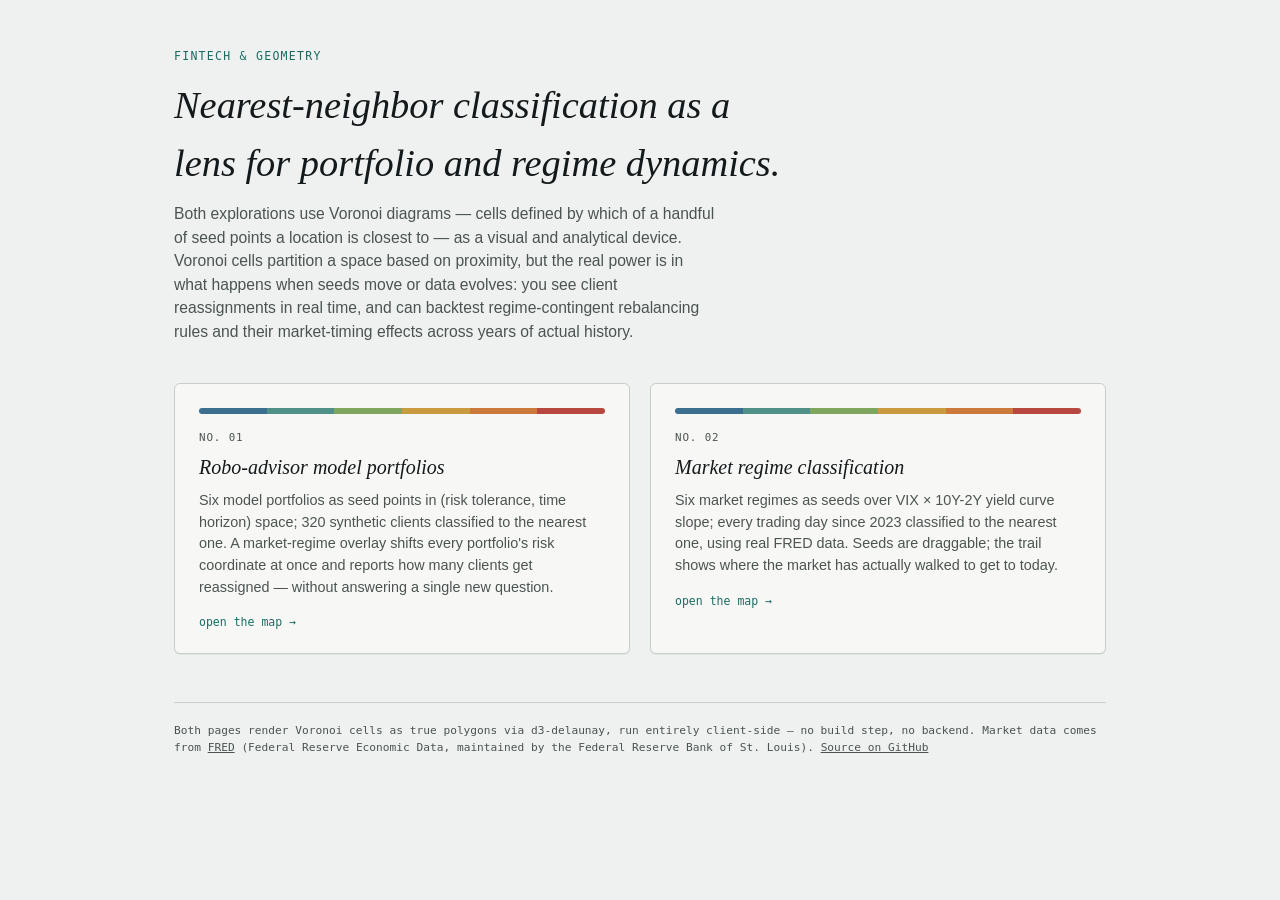
<file: index.html>
<!doctype html>
<html lang="en">
<head>
<meta charset="utf-8">
<meta name="viewport" content="width=device-width, initial-scale=1">
<title>Voronoi Fintech Explorations</title>
<link rel="icon" type="image/x-icon" href="./favicon.ico">
<style>
  :root {
    --paper: #eef1ef;
    --paper-2: #e3e7e4;
    --ink: #14191b;
    --ink-soft: #4b5451;
    --line: #c7cec9;
    --accent: #1b6b63;
    --accent-ink: #eef7f5;
    --card-bg: #f7f8f6;
    --shadow: 0 1px 0 rgba(20,25,27,0.06);

    --c1: #3c6e8f;
    --c2: #4f9188;
    --c3: #7fa65c;
    --c4: #c99a3e;
    --c5: #cc7a3c;
    --c6: #b8483f;

    --font-display: Georgia, "Iowan Old Style", "Palatino Linotype", "URW Palladio L", serif;
    --font-body: -apple-system, "Segoe UI", "Helvetica Neue", Arial, sans-serif;
    --font-mono: ui-monospace, "SF Mono", "Cascadia Mono", "Consolas", monospace;
  }

  @media (prefers-color-scheme: dark) {
    :root {
      --paper: #12161a; --paper-2: #191f24; --ink: #e9edea; --ink-soft: #9aa6a1; --line: #2b3339;
      --accent: #4fb3a4; --accent-ink: #0d1a18; --card-bg: #171d21; --shadow: 0 1px 0 rgba(0,0,0,0.4);
      --c1: #6fa2c4; --c2: #6fbdb0; --c3: #a3c47c; --c4: #e0b95c; --c5: #e0955c; --c6: #d4726a;
    }
  }
  :root[data-theme="dark"] {
    --paper: #12161a; --paper-2: #191f24; --ink: #e9edea; --ink-soft: #9aa6a1; --line: #2b3339;
    --accent: #4fb3a4; --accent-ink: #0d1a18; --card-bg: #171d21; --shadow: 0 1px 0 rgba(0,0,0,0.4);
    --c1: #6fa2c4; --c2: #6fbdb0; --c3: #a3c47c; --c4: #e0b95c; --c5: #e0955c; --c6: #d4726a;
  }
  :root[data-theme="light"] {
    --paper: #eef1ef; --paper-2: #e3e7e4; --ink: #14191b; --ink-soft: #4b5451; --line: #c7cec9;
    --accent: #1b6b63; --accent-ink: #eef7f5; --card-bg: #f7f8f6; --shadow: 0 1px 0 rgba(20,25,27,0.06);
    --c1: #3c6e8f; --c2: #4f9188; --c3: #7fa65c; --c4: #c99a3e; --c5: #cc7a3c; --c6: #b8483f;
  }

  * { box-sizing: border-box; }
  html, body { margin: 0; padding: 0; }
  body {
    background: var(--paper);
    color: var(--ink);
    font-family: var(--font-body);
    font-size: 15px;
    line-height: 1.5;
  }
  .wrap {
    max-width: 980px;
    margin: 0 auto;
    padding: 3rem 1.5rem 4rem;
  }
  .eyebrow {
    font-family: var(--font-mono);
    font-size: 0.72rem;
    letter-spacing: 0.11em;
    text-transform: uppercase;
    color: var(--accent);
    margin-bottom: 0.75rem;
  }
  h1 {
    font-family: var(--font-display);
    font-weight: 400;
    font-style: italic;
    font-size: clamp(1.7rem, 3.4vw, 2.4rem);
    margin: 0 0 0.6rem;
    text-wrap: balance;
  }
  .thesis {
    max-width: 62ch;
    color: var(--ink-soft);
    font-size: 0.98rem;
    margin: 0 0 2.5rem;
  }

  .grid {
    display: grid;
    grid-template-columns: 1fr 1fr;
    gap: 1.25rem;
  }
  @media (max-width: 720px) {
    .grid { grid-template-columns: 1fr; }
  }

  a.card {
    display: block;
    background: var(--card-bg);
    border: 1px solid var(--line);
    border-radius: 6px;
    box-shadow: var(--shadow);
    padding: 1.5rem 1.5rem 1.35rem;
    text-decoration: none;
    color: inherit;
    transition: transform 0.12s ease, box-shadow 0.12s ease;
  }
  a.card:hover { transform: translateY(-2px); box-shadow: 0 4px 14px rgba(20,25,27,0.10); }
  a.card:focus-visible { outline: 2px solid var(--accent); outline-offset: 3px; }

  .swatch-row {
    display: flex;
    height: 6px;
    border-radius: 3px;
    overflow: hidden;
    margin-bottom: 1rem;
  }
  .swatch-row span { flex: 1; }

  .card-no {
    font-family: var(--font-mono);
    font-size: 0.68rem;
    letter-spacing: 0.08em;
    text-transform: uppercase;
    color: var(--ink-soft);
    margin-bottom: 0.35rem;
  }
  .card h2 {
    font-family: var(--font-display);
    font-style: italic;
    font-weight: 400;
    font-size: 1.25rem;
    margin: 0 0 0.5rem;
  }
  .card p {
    margin: 0 0 1rem;
    color: var(--ink-soft);
    font-size: 0.9rem;
  }
  .card-open {
    font-family: var(--font-mono);
    font-size: 0.72rem;
    color: var(--accent);
  }

  footer {
    margin-top: 3rem;
    padding-top: 1.25rem;
    border-top: 1px solid var(--line);
    font-family: var(--font-mono);
    font-size: 0.7rem;
    color: var(--ink-soft);
  }
  footer a { color: var(--ink-soft); }
</style>
</head>
<body>
<div class="wrap">
  <div class="eyebrow">Fintech &amp; Geometry</div>
  <h1>Nearest-neighbor classification as a lens for portfolio and regime dynamics.</h1>
  <p class="thesis">
    Both explorations use Voronoi diagrams — cells defined by which of a handful of
    seed points a location is closest to — as a visual and analytical device. Voronoi
    cells partition a space based on proximity, but the real power is in what happens
    when seeds move or data evolves: you see client reassignments in real time, and
    can backtest regime-contingent rebalancing rules and their market-timing effects
    across years of actual history.
  </p>

  <div class="grid">
    <a class="card" href="./voronoi-robo.html">
      <div class="swatch-row">
        <span style="background:var(--c1)"></span><span style="background:var(--c2)"></span>
        <span style="background:var(--c3)"></span><span style="background:var(--c4)"></span>
        <span style="background:var(--c5)"></span><span style="background:var(--c6)"></span>
      </div>
      <div class="card-no">No. 01</div>
      <h2>Robo-advisor model portfolios</h2>
      <p>
        Six model portfolios as seed points in (risk tolerance, time horizon)
        space; 320 synthetic clients classified to the nearest one. A market-regime
        overlay shifts every portfolio's risk coordinate at once and reports how
        many clients get reassigned — without answering a single new question.
      </p>
      <div class="card-open">open the map →</div>
    </a>

    <a class="card" href="./voronoi-regime.html">
      <div class="swatch-row">
        <span style="background:var(--c1)"></span><span style="background:var(--c2)"></span>
        <span style="background:var(--c3)"></span><span style="background:var(--c4)"></span>
        <span style="background:var(--c5)"></span><span style="background:var(--c6)"></span>
      </div>
      <div class="card-no">No. 02</div>
      <h2>Market regime classification</h2>
      <p>
        Six market regimes as seeds over VIX × 10Y-2Y yield curve slope; every
        trading day since 2023 classified to the nearest one, using real FRED
        data. Seeds are draggable; the trail shows where the market has actually
        walked to get to today.
      </p>
      <div class="card-open">open the map →</div>
    </a>
  </div>

  <footer>
    Both pages render Voronoi cells as true polygons via d3-delaunay, run
    entirely client-side — no build step, no backend. Market data comes from
    <a href="https://fred.stlouisfed.org/">FRED</a> (Federal Reserve Economic Data,
    maintained by the Federal Reserve Bank of St. Louis).
    <a href="https://github.com/patrickkeating-ca/voronoi">Source on GitHub</a>
  </footer>
</div>
</body>
</html>
</file>
